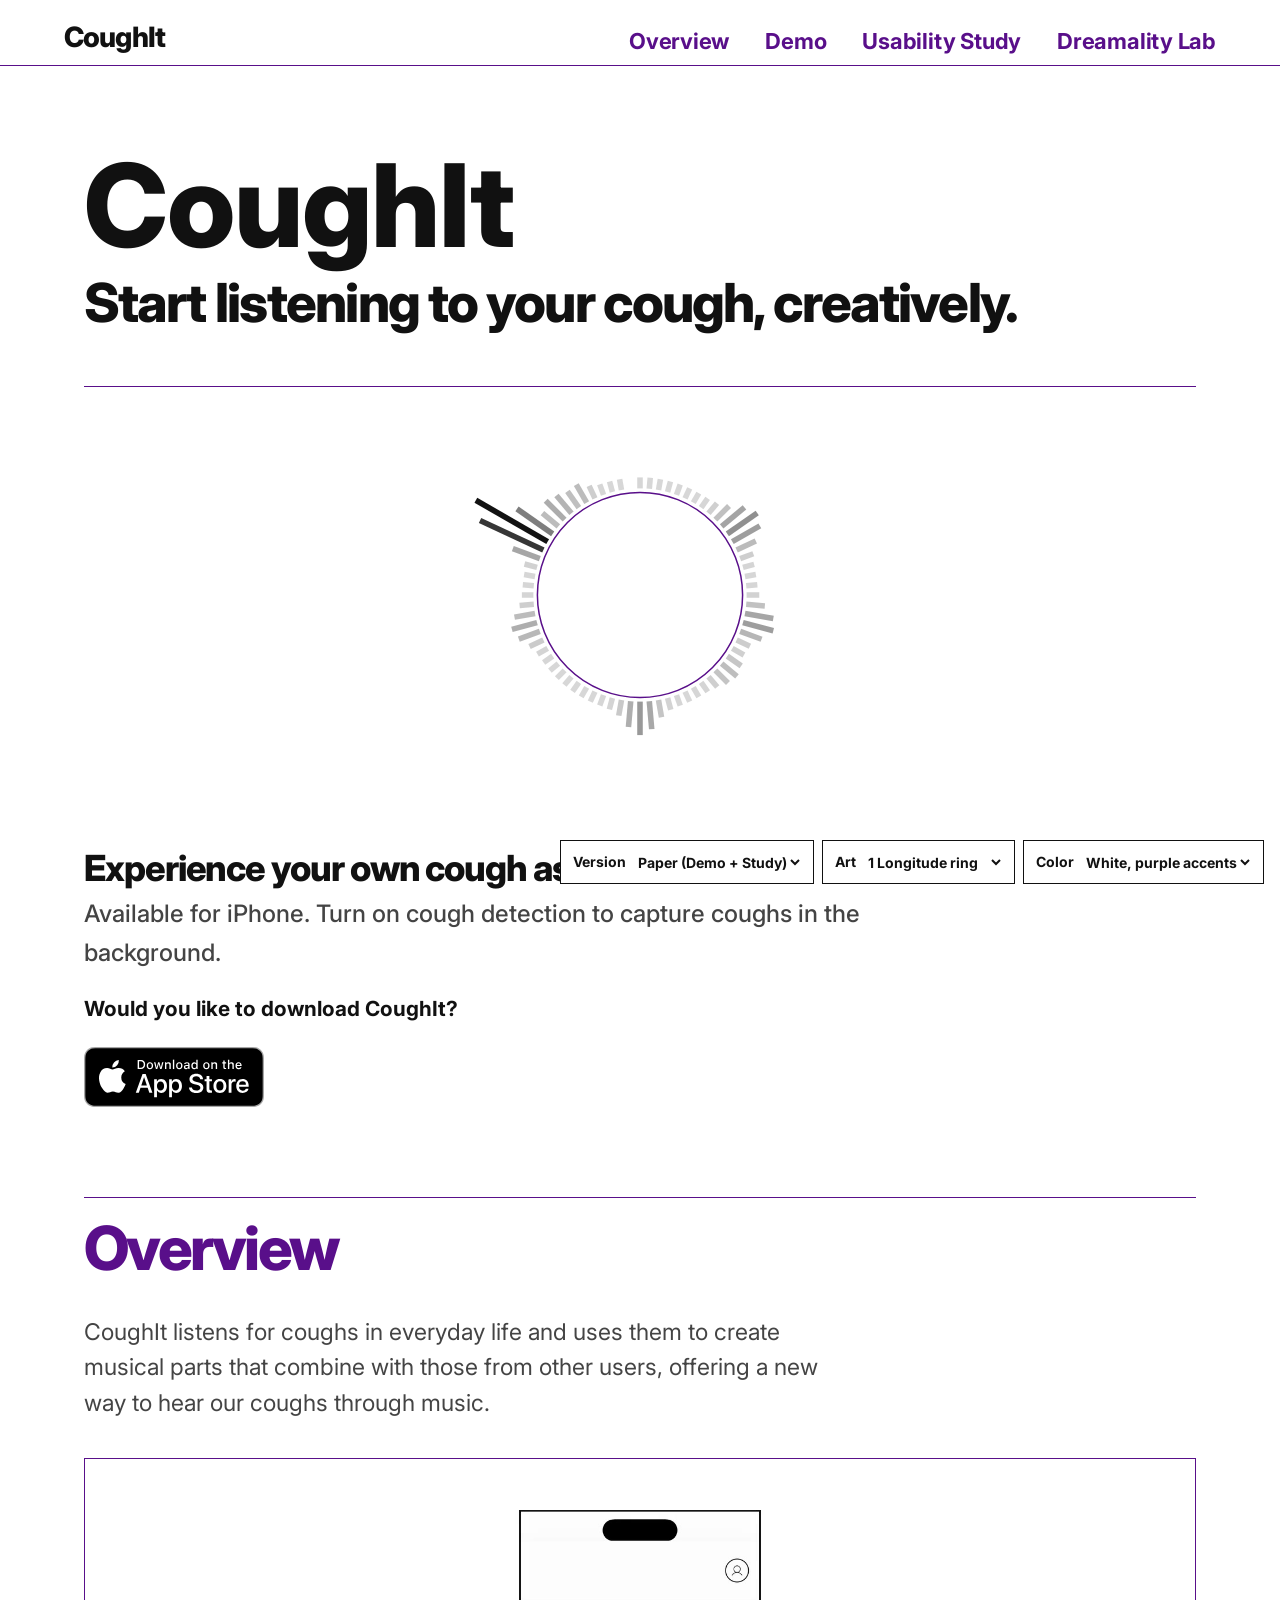
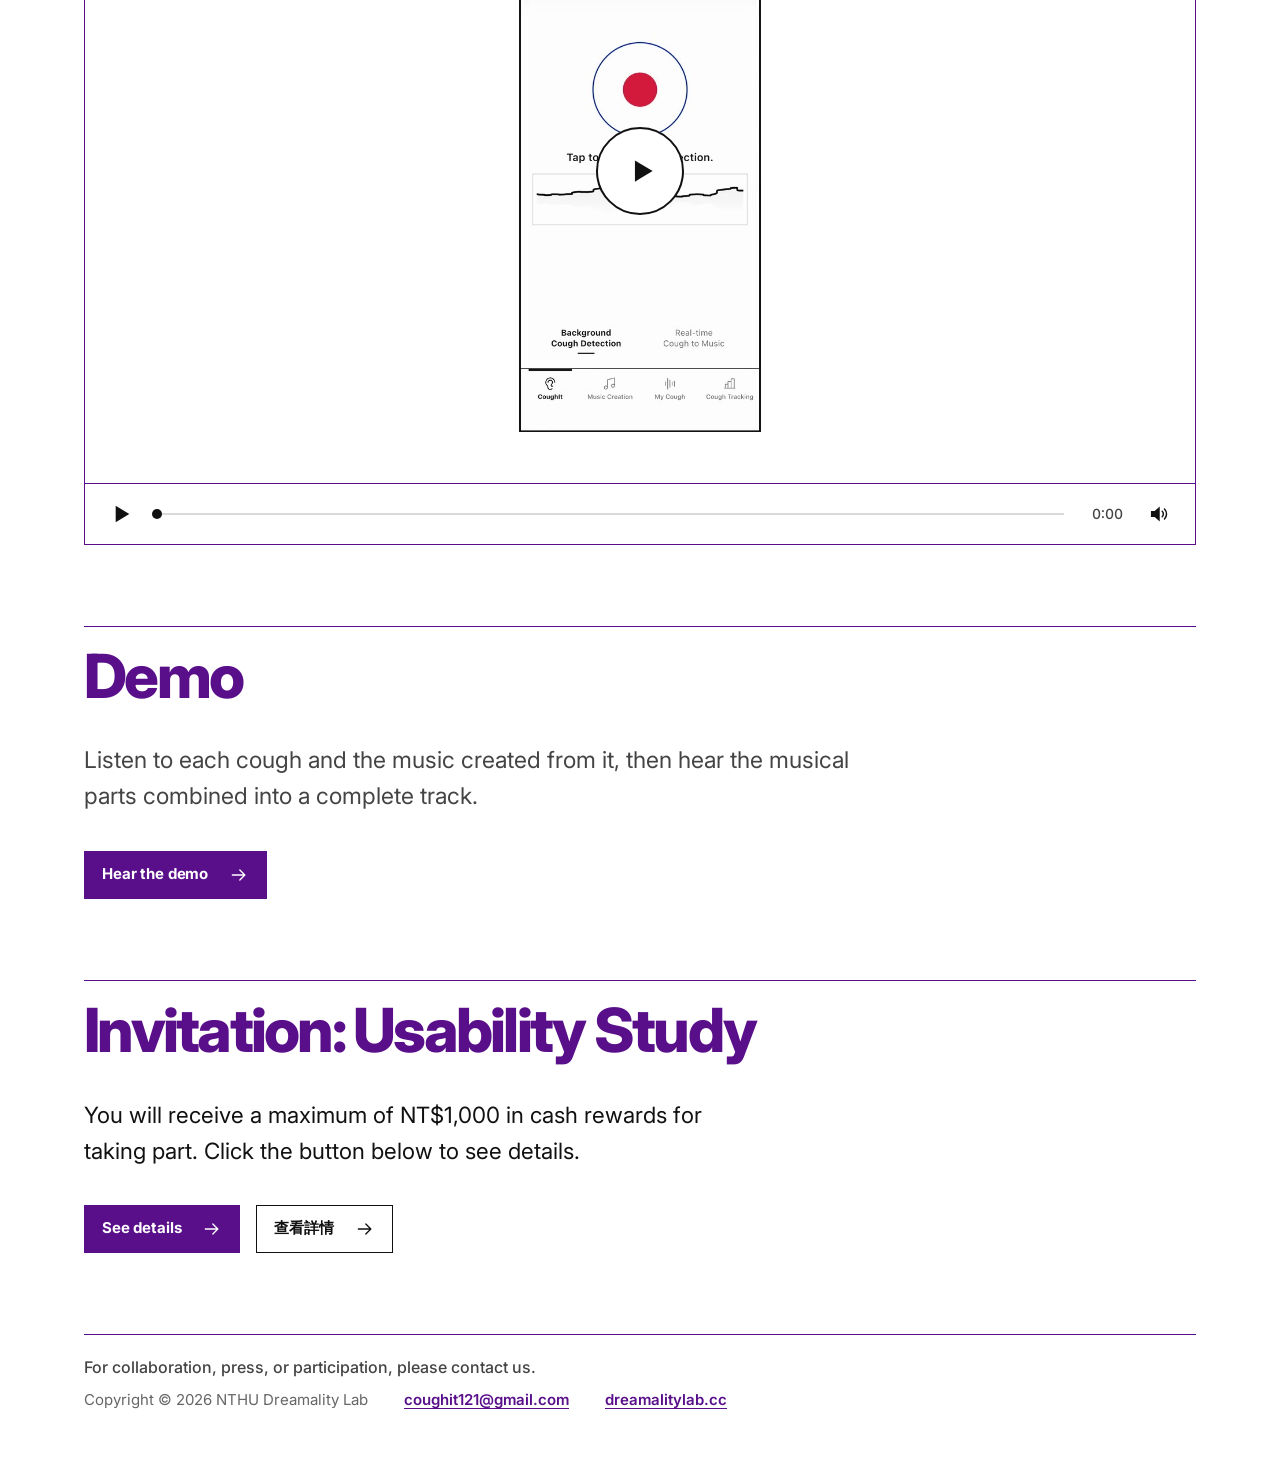
<file: index.html>
<!DOCTYPE html>
<html lang="en">
<head>
<meta charset="UTF-8">
<meta name="viewport" content="width=device-width, initial-scale=1.0">
<title>CoughIt</title>
<meta name="description" content="CoughIt turns a sudden cough into music with melody and rhythm. Free for iPhone.">
<meta property="og:title" content="CoughIt">
<meta property="og:description" content="Start listening to your cough, creatively.">
<meta property="og:type" content="website">
<meta property="og:image" content="assets/video-poster.jpg">
<meta name="theme-color" content="#590f8a">
<link rel="icon" href="assets/favicon.svg" type="image/svg+xml">
<link rel="preconnect" href="https://fonts.googleapis.com">
<link rel="preconnect" href="https://fonts.gstatic.com" crossorigin>
<link href="https://fonts.googleapis.com/css2?family=Inter:wght@400;500;700;800&display=swap" rel="stylesheet">
<link rel="stylesheet" href="styles.css?v=37">
</head>
<body data-version="paper">

<a class="skip" href="#main">Skip to content</a>

<header class="top">
  <a class="wordmark" href="#top" aria-label="CoughIt, back to top">CoughIt</a>
  <nav class="top-nav" aria-label="Sections">
    <a href="#overview">Overview</a>
    <a href="https://dreamalitylab.cc/coughit/demo/" target="_top">Demo</a>
    <a href="#user-study">Usability Study</a>
    <a class="draft-only" href="#your-cough">Your Cough</a>
    <a href="https://dreamalitylab.cc/" target="_blank" rel="noopener">Dreamality Lab</a>
  </nav>
</header>

<main id="main">

  <!-- ============ HERO ============ -->
  <section class="hero" id="top">
    <h1 class="tagline"><span class="tagline-title">CoughIt</span><span class="tagline-sub">Start listening to your cough, creatively.</span></h1>

    <figure class="hero-art">
      <canvas data-hero-art role="img" aria-label="Artwork drawn across the page"></canvas>
    </figure>

    <div class="download">
      <p class="download-lead">Experience your own cough as music.</p>
      <p class="download-sub">Available for iPhone. Turn on cough detection to capture coughs in the background.</p>
      <p class="download-ask">Would you like to download CoughIt?</p>
      <div class="download-row">
        <a class="app-store-link" href="https://apps.apple.com/tw/app/coughit/id6755471885" target="_blank" rel="noopener" aria-label="Download CoughIt on the App Store">
          <img src="assets/download-on-the-app-store.svg" width="120" height="40" alt="Download on the App Store">
        </a>
        <!-- Android: add a second store badge here once Apple has approved the app
             and the Android build is published. Do not show "coming soon". -->
      </div>
    </div>
  </section>

  <!-- ============ OVERVIEW ============ -->
  <section class="block" id="overview" aria-labelledby="overview-title">
    <header class="block-head">
      <h2 class="block-title" id="overview-title">Overview</h2>
    </header>

    <div class="section-intro">
      <p>CoughIt listens for coughs in everyday life and uses them to create musical parts that combine with those from other users, offering a new way to hear our coughs through music.</p>
    </div>

    <div class="player" data-player>
      <div class="player-stage">
      <video class="player-media" preload="metadata" poster="assets/video-poster.jpg?v=5" playsinline>
        <source src="assets/coughit-demo.mp4?v=5" type="video/mp4">
      </video>
      <button class="player-overlay" type="button" data-playtoggle aria-label="Play video">
        <svg class="icon-play" viewBox="0 0 24 24" aria-hidden="true"><path d="M7 4.5v15l12.5-7.5z"/></svg>
        <svg class="icon-pause" viewBox="0 0 24 24" aria-hidden="true" hidden><path d="M6 4.5h4v15H6zM14 4.5h4v15h-4z"/></svg>
      </button>
      </div>
      <div class="player-bar">
        <button class="player-btn" type="button" data-playtoggle aria-label="Play video">
          <svg class="icon-play" viewBox="0 0 24 24" aria-hidden="true"><path d="M7 4.5v15l12.5-7.5z"/></svg>
          <svg class="icon-pause" viewBox="0 0 24 24" aria-hidden="true" hidden><path d="M6 4.5h4v15H6zM14 4.5h4v15h-4z"/></svg>
        </button>
        <div class="player-track" data-track role="slider" tabindex="0" aria-label="Seek" aria-valuemin="0" aria-valuemax="100" aria-valuenow="0">
          <div class="player-fill" data-fill></div>
        </div>
        <span class="player-time" data-time>0:00</span>
        <button class="player-btn" type="button" data-mute aria-label="Mute" aria-pressed="false">
          <svg class="icon-sound" viewBox="0 0 24 24" aria-hidden="true"><path d="M4 9.5h3.5L12 5.5v13L7.5 14.5H4z"/><path class="wave" d="M15.5 9a4.2 4.2 0 0 1 0 6M18 6.5a8 8 0 0 1 0 11" fill="none"/></svg>
          <svg class="icon-muted" viewBox="0 0 24 24" aria-hidden="true" hidden><path d="M4 9.5h3.5L12 5.5v13L7.5 14.5H4z"/><path class="wave" d="M16 9.5l5 5M21 9.5l-5 5" fill="none"/></svg>
        </button>
      </div>
    </div>
  </section>

  <!-- ============ DEMO (teaser; the demo lives on demo.html) ============ -->
  <section class="block" id="demo" aria-labelledby="demo-title">
    <header class="block-head">
      <h2 class="block-title" id="demo-title">Demo</h2>
    </header>

    <div class="section-intro">
      <p>Listen to each cough and the music created from it, then hear the musical parts combined into a complete track.</p>
    </div>

    <div class="actions">
      <a class="action action-primary" href="https://dreamalitylab.cc/coughit/demo/" target="_top">
        <span class="action-text">Hear the demo</span>
        <svg viewBox="0 0 24 24" aria-hidden="true"><path d="M4 12h15M13 6l6 6-6 6" fill="none"/></svg>
      </a>
    </div>
  </section>

  <!-- ============ USABILITY STUDY ============ -->
  <section class="block" id="user-study" aria-labelledby="user-study-title">
    <header class="block-head">
      <h2 class="block-title" id="user-study-title">Invitation: Usability Study</h2>
    </header>

    <div class="prose">
      <p>You will receive a maximum of NT$1,000 in cash rewards for taking part. Click the button below to see details.</p>
    </div>

    <div class="actions">
      <a class="action action-primary" href="https://dreamalitylab.cc/coughit-eng/" target="_blank" rel="noopener">
        <span class="action-text">See details</span>
        <svg viewBox="0 0 24 24" aria-hidden="true"><path d="M4 12h15M13 6l6 6-6 6" fill="none"/></svg>
      </a>
      <a class="action" href="https://dreamalitylab.cc/coughit-user-study/" target="_blank" rel="noopener" lang="zh-Hant">
        <span class="action-text">查看詳情</span>
        <svg viewBox="0 0 24 24" aria-hidden="true"><path d="M4 12h15M13 6l6 6-6 6" fill="none"/></svg>
      </a>
    </div>
  </section>

  <!-- ============ YOUR COUGH (hidden until the app screenshots exist; preview with ?draft) ============ -->
  <section class="block draft-only" id="your-cough" aria-labelledby="your-cough-title">
    <header class="block-head">
      <h2 class="block-title" id="your-cough-title">How much do you know about your cough?</h2>
    </header>

    <div class="section-intro">
      <p>Open each card to see what CoughIt can show you about your own coughs.</p>
    </div>

    <div class="explore">
      <details class="explore-item">
        <summary>Your week</summary>
        <p class="explore-caption">How many coughs you had on each day of the week.</p>
        <div class="todo shot">Add: App screenshot or screen recording of Cough Tracking, Weekly. Save as assets/app/tracking-weekly.png (or .mp4).</div>
      </details>
      <details class="explore-item">
        <summary>Asleep and awake</summary>
        <p class="explore-caption">How your coughs are split between sleeping and waking hours.</p>
        <div class="todo shot">Add: App screenshot or screen recording of the asleep / awake view. Save as assets/app/tracking-sleep.png (or .mp4).</div>
      </details>
      <details class="explore-item">
        <summary>You and everyone</summary>
        <p class="explore-caption">Your trend next to the trend of all users.</p>
        <div class="todo shot">Add: App screenshot or screen recording of the two trend lines (you and all users, optionally split by gender). Save as assets/app/tracking-compare.png (or .mp4).</div>
      </details>
    </div>

    <p class="aside-lead">Want to see your own?</p>
    <div class="actions">
      <a class="action action-primary" href="https://dreamalitylab.cc/coughit-eng/" target="_blank" rel="noopener">
        <span class="action-text">See details</span>
        <svg viewBox="0 0 24 24" aria-hidden="true"><path d="M4 12h15M13 6l6 6-6 6" fill="none"/></svg>
      </a>
      <a class="action" href="https://dreamalitylab.cc/coughit-user-study/" target="_blank" rel="noopener" lang="zh-Hant">
        <span class="action-text">查看詳情</span>
        <svg viewBox="0 0 24 24" aria-hidden="true"><path d="M4 12h15M13 6l6 6-6 6" fill="none"/></svg>
      </a>
    </div>
  </section>

</main>

<!-- ============ FOOTER ============ -->
<footer class="foot" id="contact">
  <div class="foot-inner">
    <p class="foot-line foot-contact">For collaboration, press, or participation, please contact us.</p>
    <p class="foot-line">Copyright &copy; 2026 NTHU Dreamality Lab</p>
    <p class="foot-line"><a href="mailto:coughit121@gmail.com">coughit121@gmail.com</a></p>
    <p class="foot-line"><a href="https://dreamalitylab.cc" target="_blank" rel="noopener">dreamalitylab.cc</a></p>
  </div>
</footer>

<!-- TEMPORARY style picker for the demo (version, hero art, colour). Remove with the
     .demo-controls CSS and the picker code in script.js once a style is chosen. -->
<div class="demo-controls" role="group" aria-label="Style picker (temporary)">
  <label class="demo-control">Version <select data-version-select aria-label="Page version"><option value="paper">Paper (Demo + Study)</option><option value="art">Art (the work only)</option></select></label>
  <label class="demo-control">Art <select data-art-select aria-label="Hero artwork"><option value="longitude">1  Longitude ring</option><option value="transform">2  Cough to music</option><option value="mono">3  Mono (minimal)</option><option value="light">4  Light</option><option value="becoming">5  Becoming</option><option value="ridges">6  Ridges</option><option value="ring">7  Ring</option><option value="line">8  Line</option><option value="score">9  Score</option></select></label>
  <label class="demo-control">Color <select data-theme-select aria-label="Colour scheme"><option value="accent">White, purple accents</option><option value="night">Black, purple accents</option><option value="mono">White, black only</option><option value="purple">Purple page</option></select></label>
</div>

<script src="assets/demo/data.js?v=1"></script>
<script src="script.js?v=41"></script>
</body>
</html>
</file>
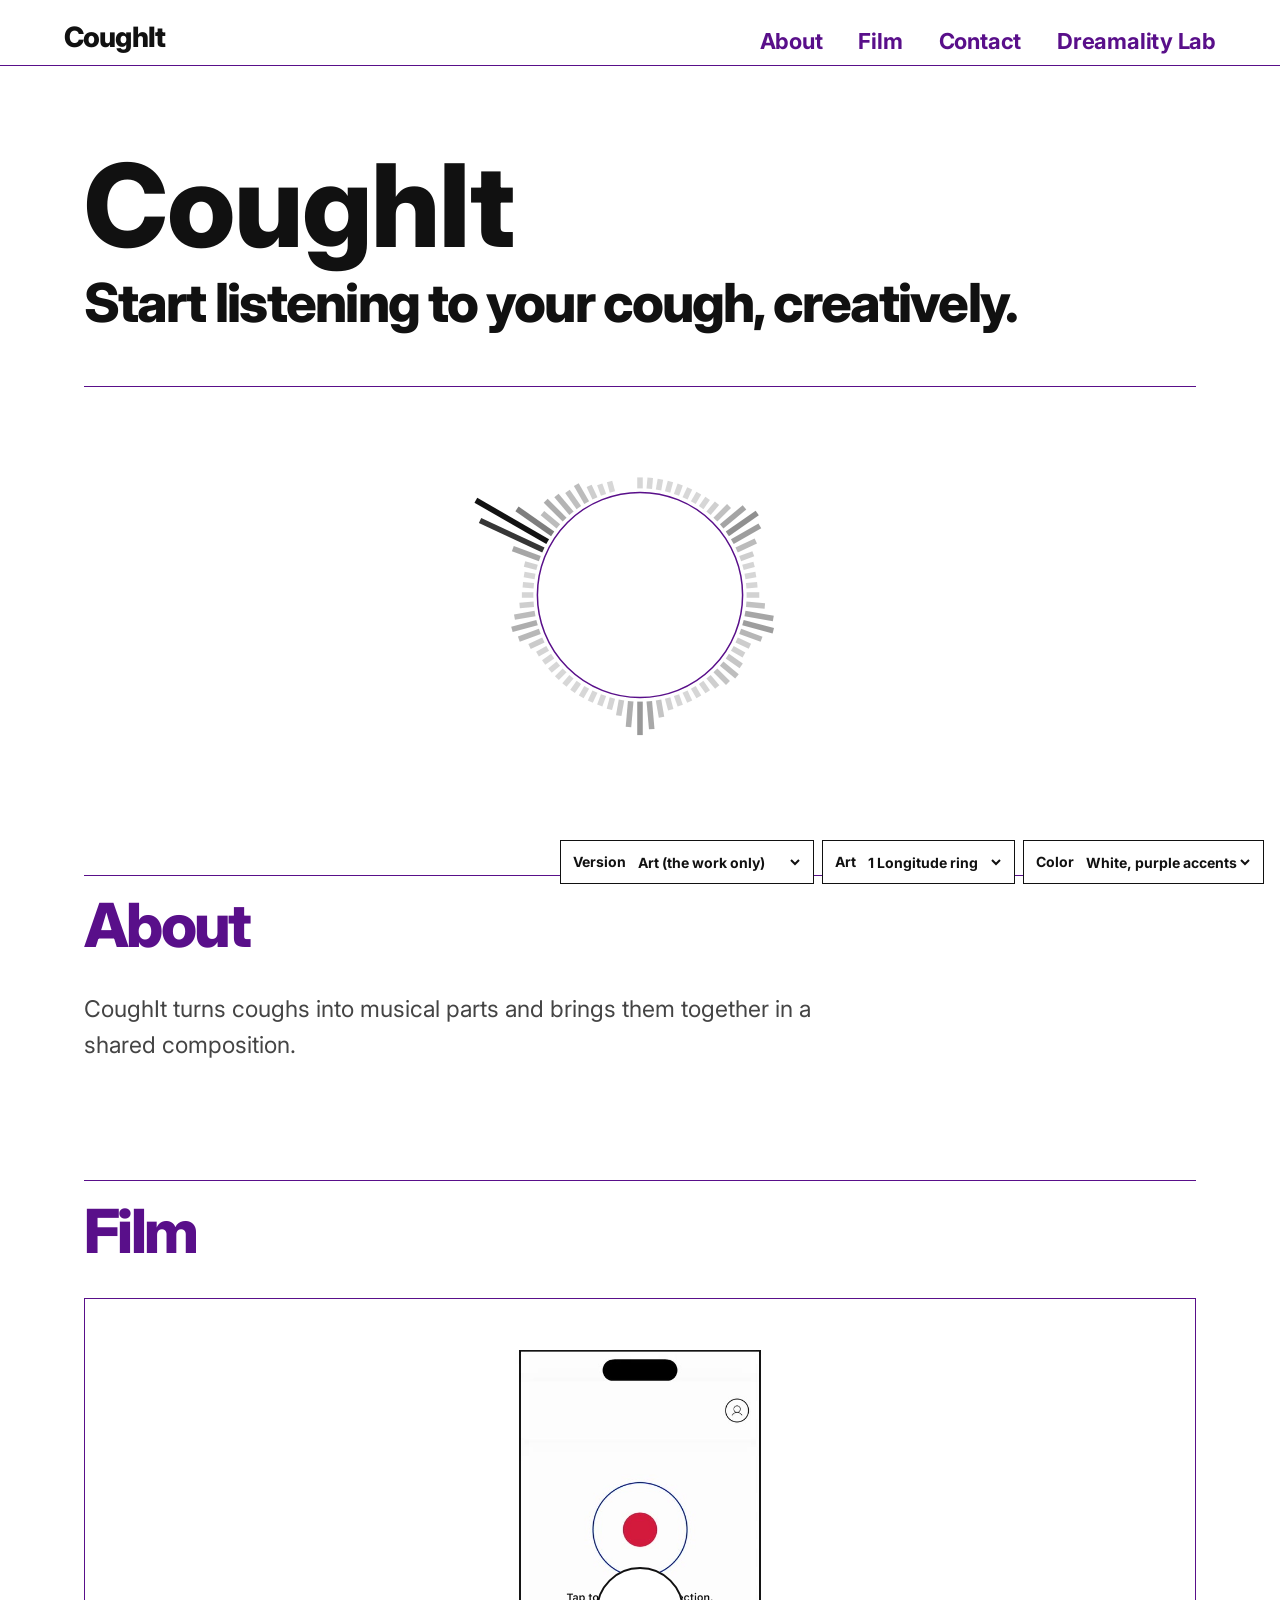
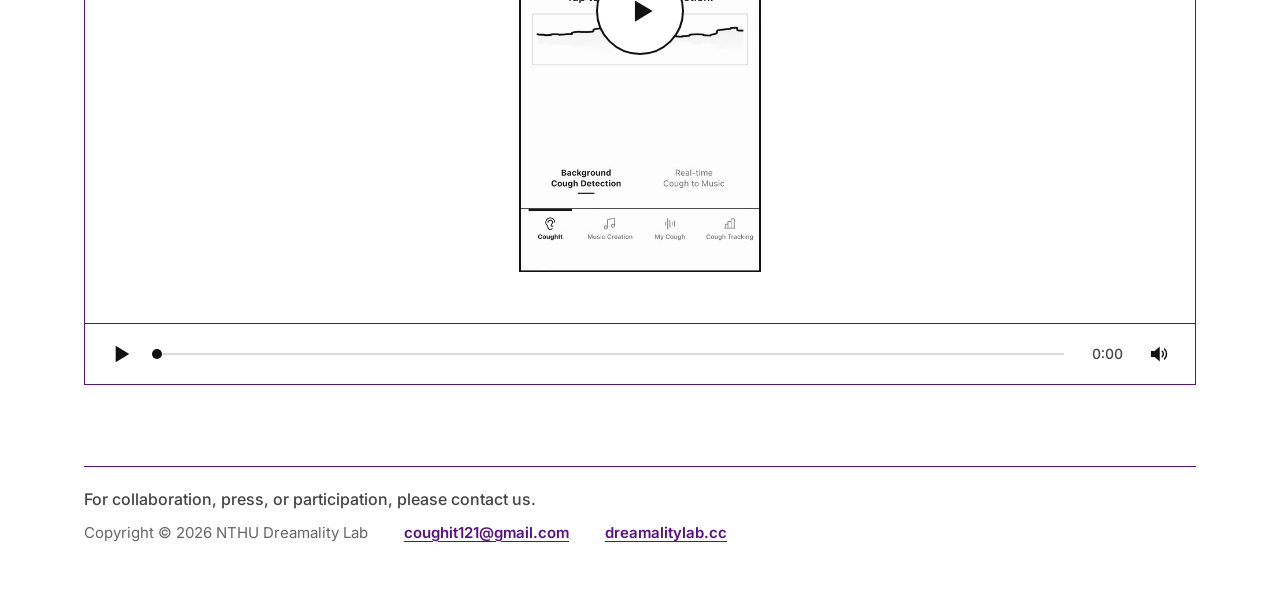
<file: art.html>
<!DOCTYPE html>
<html lang="en">
<head>
<meta charset="UTF-8">
<meta name="viewport" content="width=device-width, initial-scale=1.0">
<title>CoughIt</title>
<meta name="description" content="CoughIt turns a sudden cough into music with melody and rhythm. Free for iPhone.">
<meta property="og:title" content="CoughIt">
<meta property="og:description" content="Start listening to your cough, creatively.">
<meta property="og:type" content="website">
<meta property="og:image" content="assets/video-poster.jpg">
<meta name="theme-color" content="#590f8a">
<link rel="icon" href="assets/favicon.svg" type="image/svg+xml">
<link rel="preconnect" href="https://fonts.googleapis.com">
<link rel="preconnect" href="https://fonts.gstatic.com" crossorigin>
<link href="https://fonts.googleapis.com/css2?family=Inter:wght@400;500;700;800&display=swap" rel="stylesheet">
<link rel="stylesheet" href="styles.css?v=37">
</head>
<body data-version="art">

<a class="skip" href="#main">Skip to content</a>

<header class="top">
  <a class="wordmark" href="#top" aria-label="CoughIt, back to top">CoughIt</a>
  <nav class="top-nav" aria-label="Sections">
    <a href="#about">About</a>
    <a href="#film">Film</a>
    <a href="#contact">Contact</a>
    <a href="https://dreamalitylab.cc/" target="_blank" rel="noopener">Dreamality Lab</a>
  </nav>
</header>

<main id="main">

  <!-- ============ HERO ============ -->
  <section class="hero" id="top">
    <h1 class="tagline"><span class="tagline-title">CoughIt</span><span class="tagline-sub">Start listening to your cough, creatively.</span></h1>

    <figure class="hero-art">
      <canvas data-hero-art role="img" aria-label="Artwork drawn across the page"></canvas>
    </figure>
  </section>

  <!-- ============ ABOUT ============ -->
  <section class="block" id="about" aria-labelledby="about-title">
    <header class="block-head">
      <h2 class="block-title" id="about-title">About</h2>
    </header>

    <div class="section-intro">
      <p>CoughIt turns coughs into musical parts and brings them together in a shared composition.</p>
    </div>
  </section>

  <!-- ============ FILM ============ -->
  <section class="block" id="film" aria-labelledby="film-title">
    <header class="block-head">
      <h2 class="block-title" id="film-title">Film</h2>
    </header>

    <div class="player" data-player>
      <div class="player-stage">
      <video class="player-media" preload="metadata" poster="assets/video-poster.jpg?v=5" playsinline>
        <source src="assets/coughit-demo.mp4?v=5" type="video/mp4">
      </video>
      <button class="player-overlay" type="button" data-playtoggle aria-label="Play video">
        <svg class="icon-play" viewBox="0 0 24 24" aria-hidden="true"><path d="M7 4.5v15l12.5-7.5z"/></svg>
        <svg class="icon-pause" viewBox="0 0 24 24" aria-hidden="true" hidden><path d="M6 4.5h4v15H6zM14 4.5h4v15h-4z"/></svg>
      </button>
      </div>
      <div class="player-bar">
        <button class="player-btn" type="button" data-playtoggle aria-label="Play video">
          <svg class="icon-play" viewBox="0 0 24 24" aria-hidden="true"><path d="M7 4.5v15l12.5-7.5z"/></svg>
          <svg class="icon-pause" viewBox="0 0 24 24" aria-hidden="true" hidden><path d="M6 4.5h4v15H6zM14 4.5h4v15h-4z"/></svg>
        </button>
        <div class="player-track" data-track role="slider" tabindex="0" aria-label="Seek" aria-valuemin="0" aria-valuemax="100" aria-valuenow="0">
          <div class="player-fill" data-fill></div>
        </div>
        <span class="player-time" data-time>0:00</span>
        <button class="player-btn" type="button" data-mute aria-label="Mute" aria-pressed="false">
          <svg class="icon-sound" viewBox="0 0 24 24" aria-hidden="true"><path d="M4 9.5h3.5L12 5.5v13L7.5 14.5H4z"/><path class="wave" d="M15.5 9a4.2 4.2 0 0 1 0 6M18 6.5a8 8 0 0 1 0 11" fill="none"/></svg>
          <svg class="icon-muted" viewBox="0 0 24 24" aria-hidden="true" hidden><path d="M4 9.5h3.5L12 5.5v13L7.5 14.5H4z"/><path class="wave" d="M16 9.5l5 5M21 9.5l-5 5" fill="none"/></svg>
        </button>
      </div>
    </div>
  </section>

</main>

<!-- ============ FOOTER ============ -->
<footer class="foot" id="contact">
  <div class="foot-inner">
    <p class="foot-line foot-contact">For collaboration, press, or participation, please contact us.</p>
    <p class="foot-line">Copyright &copy; 2026 NTHU Dreamality Lab</p>
    <p class="foot-line"><a href="mailto:coughit121@gmail.com">coughit121@gmail.com</a></p>
    <p class="foot-line"><a href="https://dreamalitylab.cc" target="_blank" rel="noopener">dreamalitylab.cc</a></p>
  </div>
</footer>

<!-- TEMPORARY style picker for the demo (version, hero art, colour). Remove with the
     .demo-controls CSS and the picker code in script.js once a style is chosen. -->
<div class="demo-controls" role="group" aria-label="Style picker (temporary)">
  <label class="demo-control">Version <select data-version-select aria-label="Page version"><option value="paper">Paper (Demo + Study)</option><option value="art">Art (the work only)</option></select></label>
  <label class="demo-control">Art <select data-art-select aria-label="Hero artwork"><option value="longitude">1  Longitude ring</option><option value="transform">2  Cough to music</option><option value="mono">3  Mono (minimal)</option><option value="light">4  Light</option><option value="becoming">5  Becoming</option><option value="ridges">6  Ridges</option><option value="ring">7  Ring</option><option value="line">8  Line</option><option value="score">9  Score</option></select></label>
  <label class="demo-control">Color <select data-theme-select aria-label="Colour scheme"><option value="accent">White, purple accents</option><option value="night">Black, purple accents</option><option value="mono">White, black only</option><option value="purple">Purple page</option></select></label>
</div>

<script src="assets/demo/data.js?v=1"></script>
<script src="script.js?v=41"></script>
</body>
</html>
</file>
<file: styles.css>
/* CoughIt site, minimal-art look shared with the app (variant A):
   white paper, ink, pure grays, square corners, heavy rules.
   Red is the only hue and is reserved for "a cough was caught". */

:root {
  /* Page: white paper, ink type, pure grays. Purple (--accent, NTHU purple) is
     the only colour and it is a garnish, never a full-page fill: thin rules,
     section titles, the menu, the contact line, buttons and the hero artwork. */
  --paper: #ffffff;
  --ink: #111111;
  --ink-2: #444444;
  --muted: #666666;
  --hairline: #dadada;
  --alert: #e5303f;
  --accent: #590f8a;
  --accent-ink: #ffffff;
  --line: var(--accent);
  --head: var(--accent);
  --menu: var(--accent);
  --link: var(--accent);

  --rule: 1.5px;
  --gutter: clamp(20px, 5vw, 64px);
  --max: 1240px;

  --font: -apple-system, BlinkMacSystemFont, "SF Pro Text", "Inter", "Helvetica Neue", Arial, sans-serif;
}

/* TEMPORARY, for the style demo: themes picked with the Color selector.
   The default is :root above (white, purple accents). Remove the three blocks
   below, the .demo-controls rules and the picker code in script.js once a
   style is chosen. */
:root[data-theme="night"] {
  --paper: #000000;
  --ink: #ffffff;
  --ink-2: #e6e6e6;
  --muted: #a8a8a8;
  --hairline: rgba(255, 255, 255, 0.28);
  --alert: #ff6b78;
  --accent: #c79bf5;
  --accent-ink: #000000;
}
:root[data-theme="mono"] {
  --line: var(--ink);
  --head: var(--ink);
  --menu: var(--ink);
  --link: var(--ink-2);
}
:root[data-theme="purple"] {
  --paper: #590f8a;
  --ink: #ffffff;
  --ink-2: #efe6f6;
  --muted: #cdb8de;
  --hairline: rgba(255, 255, 255, 0.32);
  --alert: #ff7a86;
  --accent: #ffffff;
  --accent-ink: #590f8a;
}

.demo-controls {
  position: fixed;
  right: 16px;
  bottom: 16px;
  z-index: 30;
  display: flex;
  flex-wrap: wrap;
  justify-content: flex-end;
  gap: 8px;
  max-width: calc(100vw - 32px);
}
.demo-control {
  display: flex;
  align-items: center;
  gap: 8px;
  min-height: 44px;
  padding: 0 10px 0 12px;
  border: var(--rule) solid var(--ink);
  background: var(--paper);
  color: var(--ink);
  font-size: 14px;
  font-weight: 700;
}
.demo-control select {
  font: inherit;
  font-weight: 700;
  color: inherit;
  background: transparent;
  border: 0;
  cursor: pointer;
}
.demo-control select option { color: #111111; background: #ffffff; }

*, *::before, *::after { box-sizing: border-box; }
* { margin: 0; padding: 0; }

html { scroll-behavior: smooth; scroll-padding-top: 88px; }

body {
  background: var(--paper);
  color: var(--ink);
  font-family: var(--font);
  font-size: 18px;
  line-height: 1.6;
  -webkit-font-smoothing: antialiased;
  text-rendering: optimizeLegibility;
}

a { color: inherit; }

:focus-visible {
  outline: 3px solid var(--ink);
  outline-offset: 3px;
}

.skip {
  position: absolute;
  left: var(--gutter);
  top: -80px;
  padding: 10px 16px;
  background: var(--ink);
  color: var(--paper);
  z-index: 20;
  text-decoration: none;
}
.skip:focus { top: 12px; }

/* ---------- Top bar ---------- */
.top {
  position: sticky;
  top: 0;
  z-index: 10;
  display: flex;
  align-items: flex-end;
  justify-content: space-between;
  padding: 22px var(--gutter) 0;
  background: var(--paper);
  border-bottom: var(--rule) solid var(--line);
}

/* The space between a word and the rule under it is a fraction of that word's
   own size (0.42em), so small menu text sits close to the line and the large
   wordmark sits further away. */
.wordmark {
  flex: none;
  margin-right: clamp(28px, 4vw, 48px);
  padding-bottom: 0.42em;
  font-size: 28px;
  font-weight: 800;
  line-height: 1.1;
  letter-spacing: -0.03em;
  text-decoration: none;
}

.top-nav {
  display: flex;
  min-width: 0;
  gap: clamp(18px, 3vw, 36px);
  overflow-x: auto;
  white-space: nowrap;
  scrollbar-width: none;
}
.top-nav::-webkit-scrollbar { display: none; }

.top-nav a {
  font-size: 22px;
  font-weight: 700;
  line-height: 1.1;
  letter-spacing: -0.01em;
  text-decoration: none;
  color: var(--menu);
  padding: 0 0 0.42em;
  border-bottom: 0.12em solid transparent;
}
.top-nav a:hover,
.top-nav a[aria-current="page"] { border-bottom-color: var(--menu); }

/* The demo page has no hero, so the first block needs its own breathing room. */
.page-demo #main { padding-top: clamp(32px, 6vh, 64px); }
.download-inline { margin-top: 0; }

/* ---------- Hero ---------- */
.hero {
  max-width: var(--max);
  margin: 0 auto;
  padding: clamp(48px, 9vh, 104px) var(--gutter) clamp(56px, 10vh, 112px);
}

.tagline {
  font-weight: 800;
  line-height: 1.02;
  letter-spacing: -0.04em;
}
.tagline-title {
  display: block;
  font-size: clamp(3.6rem, 9vw, 7.4rem);
}
.tagline-sub {
  display: block;
  max-width: 18em;
  margin-top: 0.18em;
  font-size: clamp(1.75rem, 4.2vw, 3.8rem);
  line-height: 1.08;
  letter-spacing: -0.035em;
}

/* Hero artwork: the demo's own scores drawn large, like a work on the wall. */
.hero-art {
  margin-top: clamp(32px, 6vh, 64px);
  border-top: var(--rule) solid var(--line);
  padding-top: 18px;
}
.hero-art canvas {
  display: block;
  width: 100%;
  height: clamp(200px, 30vw, 380px);
}
.hero-note {
  margin-top: 10px;
  color: var(--muted);
  font-size: 13px;
  line-height: 1.4;
}
.hero-note:empty { display: none; }
/* Download: the sentence is the loudest thing here, the store button follows it. */
.download {
  margin-top: clamp(40px, 7vh, 80px);
}
.download-lead {
  font-size: clamp(1.5rem, 3vw, 2.25rem);
  font-weight: 800;
  line-height: 1.15;
  letter-spacing: -0.03em;
}
.download-sub {
  margin-top: 6px;
  max-width: 34em;
  font-size: clamp(1.15rem, 2vw, 1.5rem);
  font-weight: 500;
  color: var(--ink-2);
}
.download-ask {
  margin-top: 20px;
  font-size: clamp(1.05rem, 1.7vw, 1.3rem);
  font-weight: 700;
}
.download-row {
  display: flex;
  flex-wrap: wrap;
  align-items: stretch;
  gap: 16px;
  margin-top: 22px;
}
.app-store-link {
  display: inline-flex;
  line-height: 0;
}
.app-store-link img {
  display: block;
  width: 180px;
  height: auto;
}
.app-store-link:focus-visible {
  outline: 3px solid var(--ink);
  outline-offset: 5px;
}

/* ---------- Blocks ---------- */
.block {
  max-width: var(--max);
  margin: 0 auto;
  padding: 0 var(--gutter) clamp(56px, 9vh, 104px);
}

/* The gap between a rule and its title is 0.3em of the title's own size. */
.block-head {
  display: flex;
  align-items: baseline;
  gap: 18px;
  font-size: clamp(2.1rem, 5.2vw, 3.8rem);
  padding-top: 0.3em;
  margin-bottom: clamp(24px, 4vh, 44px);
  border-top: var(--rule) solid var(--line);
}

.block-title {
  font-size: 1em;
  font-weight: 800;
  letter-spacing: -0.045em;
  line-height: 1.02;
  color: var(--head);
}

.prose { max-width: 40rem; }
.prose p { font-size: clamp(1.15rem, 1.8vw, 1.4rem); line-height: 1.6; }
.prose p + p { margin-top: 1em; }

.section-intro {
  max-width: 48rem;
  margin-bottom: clamp(28px, 4vh, 48px);
}
.section-intro p {
  font-size: clamp(1.15rem, 1.8vw, 1.45rem);
  line-height: 1.55;
  color: var(--ink-2);
}
.section-intro p + p { margin-top: 1em; }

/* ---------- Demo cards ---------- */
.demo-grid {
  display: grid;
  grid-template-columns: 1fr;
  gap: 28px;
}

/* The video player is a framed screen: it keeps white paper on any page colour. */
.player {
  --paper: #ffffff;
  --ink: #111111;
  --ink-2: #444444;
  --muted: #666666;
  --hairline: #dadada;
  --alert: #e5303f;
  --accent: #590f8a;
  --accent-ink: #ffffff;
  color: var(--ink);
}

/* A demo is a wall label, not a widget: heavy rule on top, small caps meta line,
   no box around it. */
.music-demo {
  display: flex;
  flex-direction: column;
  min-width: 0;
  padding-top: 18px;
  border-top: var(--rule) solid var(--line);
}

.demo-head {
  display: flex;
  align-items: flex-start;
  justify-content: space-between;
  gap: 20px;
}

.demo-kicker {
  margin-bottom: 4px;
  color: var(--muted);
  font-size: 13px;
  font-weight: 700;
  letter-spacing: 0.12em;
  text-transform: uppercase;
}

.demo-head h3 {
  font-size: clamp(1.7rem, 3.2vw, 2.5rem);
  line-height: 1.05;
  letter-spacing: -0.04em;
}

.demo-play {
  flex: none;
  min-width: 57px;
  height: 36px;
  padding: 0 12px;
  border: var(--rule) solid var(--accent);
  background: var(--accent);
  color: var(--accent-ink);
  font: inherit;
  font-size: 12px;
  font-weight: 700;
  cursor: pointer;
}
.demo-play:hover { background: transparent; color: var(--accent); }

.demo-copy {
  margin-top: 18px;
  color: var(--ink-2);
  font-size: 16px;
  line-height: 1.55;
}

.translation-list {
  display: grid;
  gap: 10px;
  margin: 28px 0 32px;
  max-height: 204px;
  padding-right: 8px;
  overflow-y: auto;
  overscroll-behavior: contain;
  scrollbar-color: var(--ink) var(--hairline);
  scrollbar-width: thin;
}
.translation-list::-webkit-scrollbar { width: 8px; }
.translation-list::-webkit-scrollbar-track { background: var(--hairline); }
.translation-list::-webkit-scrollbar-thumb { background: var(--ink); }

.translation-list::after {
  content: '';
  height: 30px;
}

.final-label {
  margin: 4px 0 12px;
  color: var(--ink);
  font-size: 14px;
  font-weight: 800;
  letter-spacing: 0.08em;
  text-transform: uppercase;
}

.translation {
  display: grid;
  grid-template-columns: 38px minmax(180px, 0.85fr) 28px minmax(300px, 1.55fr);
  align-items: center;
  gap: 10px;
  padding: 14px 0;
  border-top: 1px solid var(--hairline);
  min-height: 126px;
}

.translation-no {
  color: var(--muted);
  font-size: 12px;
  font-weight: 700;
  text-align: center;
  letter-spacing: 0.08em;
}

.sample-panel {
  min-width: 0;
}

.translation button {
  display: flex;
  width: 100%;
  align-items: center;
  justify-content: flex-start;
  gap: 9px;
  min-height: 44px;
  padding: 8px 12px;
  border: 1px solid var(--ink);
  background: var(--paper);
  color: var(--ink);
  font: inherit;
  font-size: 13px;
  font-weight: 700;
  line-height: 1.2;
  text-align: left;
  cursor: pointer;
}
.translation button:hover,
.translation button.is-playing { background: var(--ink); color: var(--paper); }
.translation button [data-play-icon] {
  width: 1em;
  flex: none;
  text-align: center;
}

.translation-arrow {
  color: var(--muted);
  font-size: 20px;
  text-align: center;
}

.sample-panel canvas {
  display: block;
  width: 100%;
  height: 58px;
  margin-top: 7px;
  border: 1px solid var(--hairline);
  background: #f7f7f5;
}

.demo-play-wide {
  width: 75%;
  margin-top: 12px;
}

/* ---------- Demo maps ---------- */
.demo-map-block {
  margin: 0 0 28px;
}

.demo-map-title,
.demo-map-help {
  color: var(--ink-2);
  font-size: 14px;
  line-height: 1.4;
}

.demo-map-title {
  margin-bottom: 8px;
  font-weight: 700;
}

.demo-map-help {
  margin-top: 7px;
  color: var(--muted);
}

.cough-map {
  width: 100%;
  height: 280px;
  border: 1px solid var(--hairline);
  background: #e9e9e9;
  z-index: 0;
}

.cough-map-marker {
  border: 0;
  background: transparent;
}

.cough-map-pin {
  position: absolute;
  left: 49px;
  bottom: 0;
  width: 22px;
  height: 22px;
  border: 2px solid #ffffff;
  border-radius: 50% 50% 50% 0;
  background: var(--pin-color);
  box-shadow: 0 1px 4px rgba(0, 0, 0, 0.28);
  transform: rotate(-45deg);
}

.cough-map-pin::after {
  content: '';
  position: absolute;
  inset: 6px;
  border-radius: 50%;
  background: #ffffff;
}

.cough-map-name {
  position: absolute;
  left: 50%;
  bottom: 26px;
  display: none;
  max-width: 118px;
  padding: 4px 7px;
  overflow: hidden;
  border: 1px solid rgba(0, 0, 0, 0.12);
  background: var(--pin-color);
  color: #ffffff;
  font-size: 11px;
  font-weight: 700;
  line-height: 1.2;
  text-overflow: ellipsis;
  white-space: nowrap;
  transform: translateX(-50%);
}

.cough-map-marker.is-selected .cough-map-pin {
  width: 28px;
  height: 28px;
  left: 46px;
}

.cough-map-marker.is-selected .cough-map-name {
  display: block;
}

.cough-map .leaflet-control-attribution {
  max-width: calc(100% - 8px);
  font-size: 4px;
  line-height: 1;
  opacity: 0.65;
  white-space: normal;
}

/* The combined track follows the individual cough-to-music examples. */
.demo-copy + .midi-frame { margin-top: 24px; }

.cough-inputs {
  display: grid;
  grid-template-columns: repeat(3, 1fr);
  gap: 8px;
  margin: 24px 0 14px;
}

.cough-inputs button {
  min-width: 0;
  padding: 11px 8px;
  border: 1px solid var(--hairline);
  background: #f7f7f5;
  color: var(--ink);
  font: inherit;
  font-size: 13px;
  font-weight: 700;
  cursor: pointer;
}
.cough-inputs button span {
  display: block;
  color: var(--muted);
  font-size: 11px;
  font-weight: 500;
  letter-spacing: 0.12em;
}
.cough-inputs button:nth-child(1) { border-bottom: 3px solid var(--alert); }
.cough-inputs button:nth-child(2) { border-bottom: 3px solid var(--ink); }
.cough-inputs button:nth-child(3) { border-bottom: 3px solid #777; }
.cough-inputs button:hover,
.cough-inputs button.is-active { background: var(--ink); color: var(--paper); }
.cough-inputs button.is-active span { color: #ccc; }

.midi-frame {
  position: relative;
  border: 1px solid var(--hairline);
  background: #f7f7f5;
  overflow: hidden;
}
.midi-frame canvas {
  display: block;
  width: 100%;
  height: 136px;
  cursor: crosshair;
}
.midi-status {
  position: absolute;
  inset: 0;
  display: grid;
  place-items: center;
  color: var(--muted);
  font-size: 13px;
}
.midi-status[hidden] { display: none; }

.demo-timeline {
  height: 3px;
  margin-top: 12px;
  background: var(--hairline);
  overflow: hidden;
}
.demo-timeline span {
  display: block;
  width: 0;
  height: 100%;
  background: var(--ink);
}

/* ---------- Player ---------- */
.player {
  border: var(--rule) solid var(--line);
  background: var(--paper);
}

.player-stage {
  position: relative;
  aspect-ratio: 16 / 9;
  overflow: hidden;
}

.player-media { display: block; width: 100%; height: 100%; object-fit: cover; background: var(--paper); }

.player-overlay {
  position: absolute;
  inset: 0;
  margin: auto;
  width: 88px;
  height: 88px;
  border-radius: 50%;
  border: 2px solid var(--ink);
  background: var(--paper);
  cursor: pointer;
  display: grid;
  place-items: center;
}
.player-overlay svg { width: 34px; height: 34px; fill: var(--ink); margin-left: 4px; }
.player-overlay:hover { background: var(--ink); }
.player-overlay:hover svg { fill: var(--paper); }
.player-overlay svg[hidden] { display: none; }
.player.is-playing .player-overlay {
  display: none;
}

.player-bar {
  display: flex;
  align-items: center;
  gap: 14px;
  padding: 8px 14px;
  background: var(--paper);
  border-top: var(--rule) solid var(--line);
}

.player-btn {
  flex: none;
  width: 44px;
  height: 44px;
  display: grid;
  place-items: center;
  background: transparent;
  border: 0;
  cursor: pointer;
}
.player-btn svg { width: 22px; height: 22px; fill: var(--ink); stroke: var(--ink); stroke-width: 1.6; stroke-linecap: round; }
.player-btn svg[hidden] { display: none; }
.player-btn svg .wave { fill: none; }
.player-btn:hover svg { opacity: 0.6; }

/* Thin ink track: the fill must never be the loudest thing in the frame. */
.player-track {
  position: relative;
  flex: 1;
  height: 2px;
  background: var(--hairline);
  cursor: pointer;
  touch-action: none;
}
.player-track::before { content: ""; position: absolute; inset: -18px 0; } /* bigger hit area */
.player-fill { position: absolute; left: 0; top: 0; bottom: 0; width: 0; background: var(--ink); }
.player-fill::after {
  content: "";
  position: absolute;
  right: -5px;
  top: 50%;
  width: 10px;
  height: 10px;
  border-radius: 50%;
  background: var(--ink);
  transform: translateY(-50%);
}
.player-track.is-seeking .player-fill::after { transform: translateY(-50%) scale(1.25); }

.player-time {
  flex: none;
  min-width: 3.2em;
  text-align: right;
  font-size: 14px;
  font-weight: 500;
  color: var(--ink-2);
  font-variant-numeric: tabular-nums;
}

/* ---------- Actions ---------- */
.actions {
  display: flex;
  flex-wrap: wrap;
  gap: 16px;
  margin-top: clamp(28px, 4vh, 44px);
}

.action {
  display: inline-flex;
  align-items: center;
  justify-content: space-between;
  gap: 21px;
  min-height: 48px;
  padding: 0 17px;
  border: var(--rule) solid var(--ink);
  background: var(--paper);
  color: var(--ink);
  text-decoration: none;
  transition: background-color 0.15s ease, color 0.15s ease;
}
.action-text { font-size: 15px; font-weight: 700; letter-spacing: -0.01em; line-height: 1.25; padding: 9px 0; }
.action svg { width: 20px; height: 20px; stroke: currentColor; stroke-width: 1.6; stroke-linecap: round; stroke-linejoin: round; flex: none; }

.action:hover { background: var(--ink); color: var(--paper); }
/* The accent colour belongs to the main action. */
.action-primary { background: var(--accent); border-color: var(--accent); color: var(--accent-ink); }
.action-primary:hover { background: transparent; color: var(--accent); }

.aside {
  margin-top: 24px;
  font-size: 16px;
  color: var(--muted);
}
.aside a { color: var(--ink); font-weight: 500; text-underline-offset: 3px; }
.aside a:hover { text-decoration-thickness: 2px; }

/* ---------- Footer ---------- */
.foot {
  max-width: var(--max);
  margin: 0 auto;
  padding: 0 var(--gutter) 56px;
}
.foot-inner {
  padding-top: 20px;
  border-top: var(--rule) solid var(--line);
  display: flex;
  flex-wrap: wrap;
  align-items: center;
  gap: 8px 36px;
  font-size: 15px;
  color: var(--muted);
}
.foot-contact {
  flex-basis: 100%;
  color: var(--ink-2);
  font-size: 16px;
  font-weight: 500;
}
.foot a { color: var(--link); font-weight: 600; text-underline-offset: 3px; }
.foot a:hover { text-decoration-thickness: 2px; }

/* ---------- "How much do you know about your cough" ---------- */
.explore { border-bottom: var(--rule) solid var(--line); }

.explore-item { border-top: var(--rule) solid var(--line); }
.explore-item summary {
  display: flex;
  align-items: center;
  justify-content: space-between;
  gap: 20px;
  padding: 20px 0;
  font-size: clamp(1.25rem, 2.2vw, 1.6rem);
  font-weight: 700;
  letter-spacing: -0.02em;
  cursor: pointer;
  list-style: none;
}
.explore-item summary::-webkit-details-marker { display: none; }
.explore-item summary::after {
  content: "+";
  flex: none;
  font-size: 1.6em;
  font-weight: 500;
  line-height: 1;
}
.explore-item[open] summary::after { content: "\2212"; }
.explore-caption { color: var(--ink-2); margin-bottom: 16px; }
.explore-item .shot { margin-bottom: 28px; }

.aside-lead {
  margin-top: clamp(28px, 4vh, 44px);
  font-size: clamp(1.15rem, 1.8vw, 1.4rem);
  font-weight: 700;
}

/* ---------- Draft-only content ----------
   Anything marked .draft-only (and every .todo placeholder) is hidden for
   visitors. Open the page with ?draft to see it, e.g. index.html?draft */
body:not(.draft) .draft-only,
body:not(.draft) .todo { display: none; }

.draft .todo {
  border: 1.5px dashed var(--ink-2);
  padding: 14px 16px;
  color: var(--ink-2);
  font-size: 16px;
  line-height: 1.5;
  background: rgba(255, 255, 255, 0.08);
}

/* ---------- Responsive ---------- */
@media (max-width: 560px) {
  body { font-size: 17px; }
  html { scroll-padding-top: 132px; }
  .top {
    height: auto;
    min-height: 116px;
    flex-wrap: wrap;
    align-content: center;
    justify-content: flex-start;
    gap: 8px 0;
    padding-top: 10px;
    padding-bottom: 10px;
  }
  .wordmark {
    width: 100%;
    margin-right: 0;
    padding-bottom: 0;
    font-size: 22px;
  }
  .top-nav {
    display: grid;
    width: 100%;
    grid-template-columns: repeat(2, minmax(0, 1fr));
    gap: 2px 16px;
    overflow: visible;
    white-space: normal;
  }
  .top-nav a {
    min-width: 0;
    padding: 4px 0;
    font-size: 14px;
    line-height: 1.25;
  }
  .actions { flex-direction: column; }
  .action { width: 100%; }
  .demo-play-wide { width: 75%; }
  .cough-map { height: 240px; }
  .player-overlay { width: 72px; height: 72px; }
  .player-time { display: none; }
}

@media (max-width: 840px) {
  .translation {
    grid-template-columns: 32px minmax(150px, 1fr) 22px minmax(210px, 1.3fr);
  }
  .translation-list { max-height: 200px; }
  .sample-panel canvas { height: 58px; }
  .midi-frame canvas { height: 124px; }
}

@media (max-width: 560px) {
  .translation {
    grid-template-columns: 28px 1fr 18px 1fr;
    gap: 6px;
    padding: 10px 0;
  }
  .translation button { padding: 8px; font-size: 12px; }
  .sample-panel canvas { height: 54px; }
  .translation-list { max-height: 196px; padding-right: 5px; }
}

/* The temporary style picker stays small on a phone so it covers less of the page. */
@media (max-width: 560px) {
  .demo-controls { right: 8px; bottom: 8px; left: 8px; max-width: none; gap: 6px; }
  .demo-control { flex: 1 1 auto; min-height: 36px; padding: 0 4px 0 8px; gap: 4px; font-size: 12px; }
  .demo-control select { max-width: 104px; font-size: 12px; text-overflow: ellipsis; }
}

@media (prefers-reduced-motion: reduce) {
  html { scroll-behavior: auto; }
}
</file>
